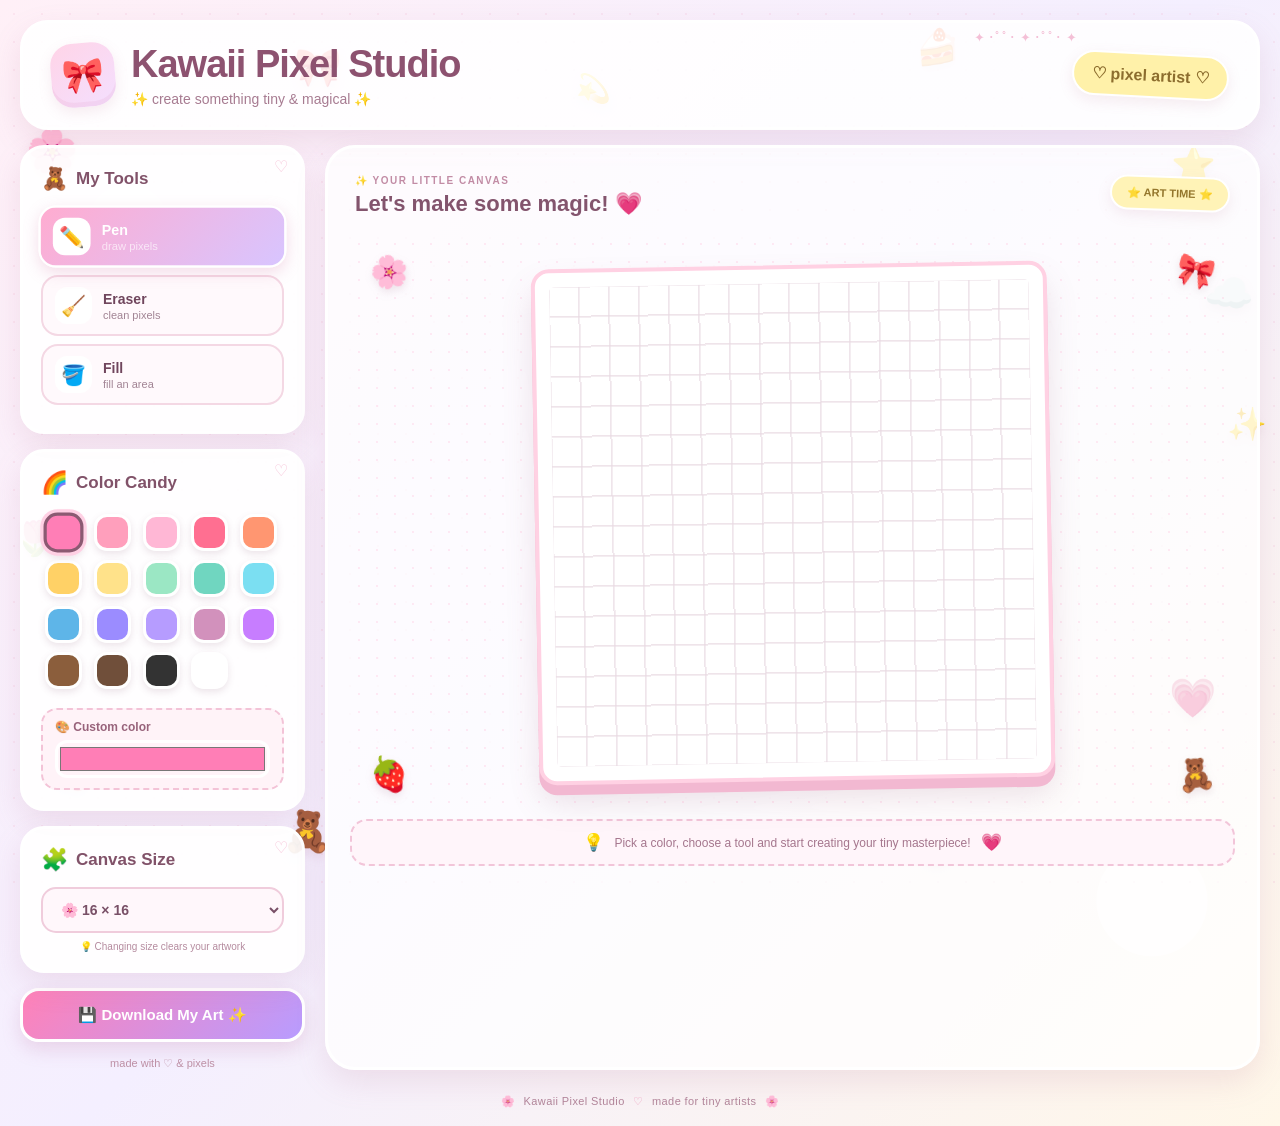
<file: completed/index.html>
<!DOCTYPE html>
<html lang="en">
<head>
    <meta charset="UTF-8">

    <meta
        name="viewport"
        content="width=device-width, initial-scale=1.0"
    >

    <title>✨ Kawaii Pixel Studio ✨</title>

    <link rel="stylesheet" href="style.css">
</head>

<body>


    <div class="sticker sticker-1">🌸</div>
    <div class="sticker sticker-2">🎀</div>
    <div class="sticker sticker-3">⭐</div>
    <div class="sticker sticker-4">🍓</div>
    <div class="sticker sticker-5">☁️</div>
    <div class="sticker sticker-6">💗</div>
    <div class="sticker sticker-7">🧸</div>
    <div class="sticker sticker-8">🍰</div>
    <div class="sticker sticker-9">🌷</div>
    <div class="sticker sticker-10">✨</div>
    <div class="sticker sticker-11">🐰</div>
    <div class="sticker sticker-12">💫</div>



    <header class="top-header">

        <div class="logo-area">

            <div class="logo-icon">
                🎀
            </div>

            <div>
                <h1>Kawaii Pixel Studio</h1>

                <p>
                    ✨ create something tiny & magical ✨
                </p>
            </div>

        </div>

        <div class="header-badge">
            ♡ pixel artist ♡
        </div>

    </header>




    <main class="app-container">



        <aside class="sidebar">


            <!-- Tools Card -->

            <section class="cute-card">

                <div class="section-title">
                    <span>🧸</span>
                    <h2>My Tools</h2>
                </div>


                <button
                    class="tool-btn active"
                    data-tool="pen"
                >
                    <span class="tool-icon">✏️</span>

                    <span>
                        <strong>Pen</strong>
                        <small>draw pixels</small>
                    </span>
                </button>


                <button
                    class="tool-btn"
                    data-tool="eraser"
                >
                    <span class="tool-icon">🧹</span>

                    <span>
                        <strong>Eraser</strong>
                        <small>clean pixels</small>
                    </span>
                </button>


                <button
                    class="tool-btn"
                    data-tool="fill"
                >
                    <span class="tool-icon">🪣</span>

                    <span>
                        <strong>Fill</strong>
                        <small>fill an area</small>
                    </span>
                </button>

            </section>



            <!-- Colors Card -->

            <section class="cute-card">

                <div class="section-title">
                    <span>🌈</span>
                    <h2>Color Candy</h2>
                </div>


                <div id="color-palette"></div>


                <div class="custom-color-box">

                    <label for="custom-color">
                        🎨 Custom color
                    </label>

                    <input
                        type="color"
                        id="custom-color"
                        value="#ff7eb6"
                    >

                </div>

            </section>



            <!-- Grid Card -->

            <section class="cute-card">

                <div class="section-title">
                    <span>🧩</span>
                    <h2>Canvas Size</h2>
                </div>


                <select id="grid-size">

                    <option value="16" selected>
                        🌸 16 × 16
                    </option>

                    <option value="32">
                        🌷 32 × 32
                    </option>

                    <option value="64">
                        🌺 64 × 64
                    </option>

                </select>


                <p class="tiny-note">
                    💡 Changing size clears your artwork
                </p>

            </section>



            <!-- Download -->

            <button
                id="export-btn"
                class="download-btn"
            >

                <span>💾</span>

                Download My Art

                <span>✨</span>

            </button>


            <div class="made-with">
                made with ♡ & pixels
            </div>

        </aside>



       

        <section class="workspace">


            <div class="workspace-top">

                <div>

                    <span class="mini-label">
                        ✨ YOUR LITTLE CANVAS
                    </span>

                    <h2>
                        Let's make some magic! 💗
                    </h2>

                </div>


                <div class="sparkle-badge">
                    ⭐ ART TIME ⭐
                </div>

            </div>



            <!-- Canvas frame -->

            <div class="canvas-frame">

                <div class="corner-decoration top-left">
                    🌸
                </div>

                <div class="corner-decoration top-right">
                    🎀
                </div>

                <div class="corner-decoration bottom-left">
                    🍓
                </div>

                <div class="corner-decoration bottom-right">
                    🧸
                </div>


                <div class="canvas-inner">

                    <canvas id="canvas"></canvas>

                </div>

            </div>



            <!-- Bottom tip -->

            <div class="canvas-tip">

                <span>💡</span>

                <p>
                    Pick a color, choose a tool and start
                    creating your tiny masterpiece!
                </p>

                <span>💗</span>

            </div>


        </section>

    </main>



    

    <footer>

        <span>🌸</span>

        Kawaii Pixel Studio

        <span>♡</span>

        made for tiny artists

        <span>🌸</span>

    </footer>



    <script src="script.js"></script>

</body>
</html>
</file>
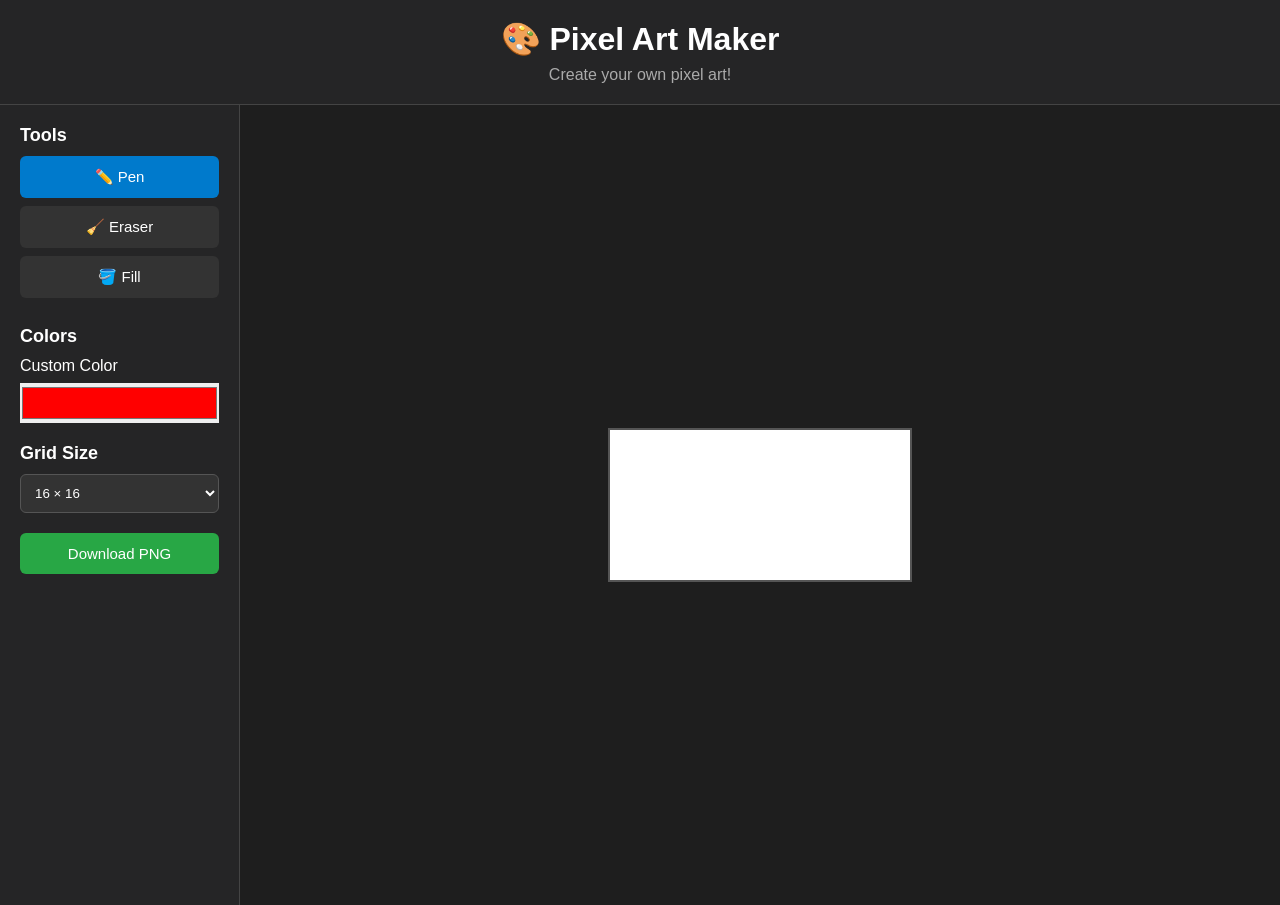
<file: starter/index.html>
<!DOCTYPE html>
<html lang="en">
<head>
    <meta charset="UTF-8">
    <meta name="viewport" content="width=device-width, initial-scale=1.0">

    <title>Pixel Art Maker</title>

    <link rel="stylesheet" href="style.css">
</head>

<body>

    <header>
        <h1>🎨 Pixel Art Maker</h1>
        <p>Create your own pixel art!</p>
    </header>

    <main>

        <!-- Sidebar -->
        <aside class="sidebar">

            <h2>Tools</h2>

            <button class="tool-btn active" data-tool="pen">
                ✏️ Pen
            </button>

            <button class="tool-btn" data-tool="eraser">
                🧹 Eraser
            </button>

            <button class="tool-btn" data-tool="fill">
                🪣 Fill
            </button>

            <h2>Colors</h2>

            <div id="color-palette"></div>

            <label for="custom-color">Custom Color</label>

            <input
                type="color"
                id="custom-color"
                value="#ff0000"
            >

            <h2>Grid Size</h2>

            <select id="grid-size">
                <option value="16" selected>16 × 16</option>
                <option value="32">32 × 32</option>
                <option value="64">64 × 64</option>
            </select>

            <button id="export-btn">
                Download PNG
            </button>

        </aside>

        <!-- Canvas Area -->
        <section class="canvas-container">

            <canvas id="canvas"></canvas>

        </section>

    </main>

    <script src="script.js"></script>

</body>
</html>
</file>
<file: completed/style.css>
/* =========================================
   KAWAII PIXEL STUDIO
   Cute Pastel Theme
========================================= */


/* =========================================
   RESET
========================================= */

* {
    box-sizing: border-box;
    margin: 0;
    padding: 0;
}


:root {

    --pink: #ff7eb6;
    --hot-pink: #ff5c9d;
    --light-pink: #ffd9ea;

    --baby-pink: #fff0f7;

    --purple: #b69cff;
    --lavender: #eee8ff;

    --yellow: #ffe28a;

    --mint: #bdf4df;

    --cream: #fffafc;

    --text: #70465d;
    --soft-text: #a77b91;

    --border: #f4c5d9;

    --shadow:
        0 12px 30px rgba(183, 105, 140, 0.15);

    --small-shadow:
        0 5px 14px rgba(183, 105, 140, 0.13);
}


/* =========================================
   BODY
========================================= */

body {

    font-family:
        "Trebuchet MS",
        "Segoe UI",
        Arial,
        sans-serif;

    background:

        radial-gradient(
            circle at 10% 20%,
            rgba(255, 255, 255, 0.8) 0 40px,
            transparent 41px
        ),

        radial-gradient(
            circle at 90% 80%,
            rgba(255, 255, 255, 0.7) 0 55px,
            transparent 56px
        ),

        linear-gradient(
            135deg,
            #fff0f7,
            #f4efff,
            #fff7e9
        );

    color: var(--text);

    min-height: 100vh;

    overflow-x: hidden;

    position: relative;
}


/* =========================================
   BACKGROUND DOT PATTERN
========================================= */

body::before {

    content: "";

    position: fixed;

    inset: 0;

    background-image:

        radial-gradient(
            #f5bfd7 1.5px,
            transparent 1.5px
        );

    background-size: 28px 28px;

    opacity: 0.25;

    pointer-events: none;

    z-index: -2;
}


/* =========================================
   FLOATING STICKERS
========================================= */

.sticker {

    position: fixed;

    z-index: -1;

    user-select: none;

    pointer-events: none;

    filter:
        drop-shadow(
            0 5px 5px rgba(160, 90, 120, 0.12)
        );

    animation:
        floatSticker
        5s
        ease-in-out
        infinite;
}


.sticker-1 {
    top: 14%;
    left: 2%;
    font-size: 42px;
}

.sticker-2 {
    top: 5%;
    left: 23%;
    font-size: 38px;
    animation-delay: 0.7s;
}

.sticker-3 {
    top: 16%;
    right: 5%;
    font-size: 36px;
    animation-delay: 1.2s;
}

.sticker-4 {
    bottom: 12%;
    left: 3%;
    font-size: 45px;
    animation-delay: 1.8s;
}

.sticker-5 {
    top: 30%;
    right: 2%;
    font-size: 40px;
    animation-delay: 0.5s;
}

.sticker-6 {
    bottom: 20%;
    right: 5%;
    font-size: 38px;
    animation-delay: 2s;
}

.sticker-7 {
    bottom: 5%;
    left: 22%;
    font-size: 40px;
    animation-delay: 1s;
}

.sticker-8 {
    top: 3%;
    right: 25%;
    font-size: 35px;
    animation-delay: 1.5s;
}

.sticker-9 {
    bottom: 38%;
    left: 1%;
    font-size: 34px;
    animation-delay: 2.5s;
}

.sticker-10 {
    top: 45%;
    right: 1%;
    font-size: 32px;
    animation-delay: 1.2s;
}

.sticker-11 {
    bottom: 4%;
    right: 25%;
    font-size: 38px;
    animation-delay: 2.2s;
}

.sticker-12 {
    top: 8%;
    left: 45%;
    font-size: 28px;
    animation-delay: 0.9s;
}


@keyframes floatSticker {

    0%,
    100% {
        transform:
            translateY(0)
            rotate(-4deg);
    }

    50% {
        transform:
            translateY(-12px)
            rotate(5deg);
    }
}


/* =========================================
   HEADER
========================================= */

.top-header {

    width: min(
        1400px,
        calc(100% - 40px)
    );

    margin: 20px auto 15px;

    padding: 20px 28px;

    background:
        rgba(255, 255, 255, 0.88);

    border:
        3px solid white;

    border-radius: 28px;

    box-shadow: var(--shadow);

    display: flex;

    align-items: center;

    justify-content: space-between;

    position: relative;

    overflow: hidden;
}


.top-header::after {

    content: "✦ ･ﾟﾟ･ ✦ ･ﾟﾟ･ ✦";

    position: absolute;

    right: 180px;

    top: 7px;

    color: #f4c0d7;

    font-size: 13px;
}


.logo-area {

    display: flex;

    align-items: center;

    gap: 16px;
}


.logo-icon {

    width: 64px;

    height: 64px;

    display: flex;

    align-items: center;

    justify-content: center;

    background:
        linear-gradient(
            145deg,
            #ffd4e7,
            #f4dfff
        );

    border-radius: 22px;

    font-size: 34px;

    box-shadow:
        inset 0 -5px 0 rgba(210, 130, 170, 0.12),
        var(--small-shadow);

    transform: rotate(-5deg);
}


.top-header h1 {

    font-size: clamp(
        25px,
        4vw,
        38px
    );

    color: #8d5270;

    letter-spacing: -1px;
}


.top-header p {

    color: var(--soft-text);

    margin-top: 5px;

    font-size: 14px;
}


.header-badge {

    background: #fff1a9;

    color: #8c6d2e;

    padding: 11px 18px;

    border-radius: 999px;

    font-weight: bold;

    transform: rotate(3deg);

    box-shadow: var(--small-shadow);

    border: 2px solid white;
}


/* =========================================
   MAIN APP
========================================= */

.app-container {

    width: min(
        1400px,
        calc(100% - 40px)
    );

    margin: 0 auto 20px;

    display: flex;

    gap: 20px;

    align-items: stretch;
}


/* =========================================
   SIDEBAR
========================================= */

.sidebar {

    width: 285px;

    flex-shrink: 0;

    display: flex;

    flex-direction: column;

    gap: 15px;
}


/* =========================================
   CUTE CARDS
========================================= */

.cute-card {

    background:
        rgba(255, 255, 255, 0.92);

    border:
        3px solid white;

    border-radius: 24px;

    padding: 18px;

    box-shadow: var(--shadow);

    position: relative;
}


.cute-card::before {

    content: "♡";

    position: absolute;

    top: 9px;

    right: 14px;

    color: #f5bdd4;

    font-size: 16px;
}


.section-title {

    display: flex;

    align-items: center;

    gap: 8px;

    margin-bottom: 14px;
}


.section-title span {

    font-size: 22px;
}


.section-title h2 {

    font-size: 17px;

    color: #815269;
}


/* =========================================
   TOOL BUTTONS
========================================= */

.tool-btn {

    width: 100%;

    border: 2px solid #f4d8e4;

    background: #fff9fc;

    color: var(--text);

    border-radius: 17px;

    padding: 10px 12px;

    margin-bottom: 8px;

    cursor: pointer;

    display: flex;

    align-items: center;

    gap: 11px;

    text-align: left;

    transition:
        0.2s ease;
}


.tool-btn:hover {

    transform:
        translateY(-2px)
        rotate(-1deg);

    border-color: #f4aeca;

    background: #fff0f7;

    box-shadow: var(--small-shadow);
}


.tool-btn.active {

    background:
        linear-gradient(
            135deg,
            #ffacd0,
            #d8c5ff
        );

    border-color: white;

    color: white;

    box-shadow:
        0 5px 15px
        rgba(210, 120, 165, 0.25);

    transform: scale(1.02);
}


.tool-icon {

    width: 37px;

    height: 37px;

    border-radius: 12px;

    display: flex;

    align-items: center;

    justify-content: center;

    background: white;

    font-size: 20px;

    flex-shrink: 0;
}


.tool-btn strong {

    display: block;

    font-size: 14px;
}


.tool-btn small {

    display: block;

    font-size: 11px;

    opacity: 0.65;

    margin-top: 2px;
}


/* =========================================
   COLOR PALETTE
========================================= */

#color-palette {

    display: grid;

    grid-template-columns:
        repeat(5, 1fr);

    gap: 9px;

    padding: 4px;
}


.color-swatch {

    width: 37px;

    height: 37px;

    border-radius: 13px;

    border: 3px solid white;

    cursor: pointer;

    box-shadow:
        0 3px 7px
        rgba(130, 80, 110, 0.15);

    transition:
        transform 0.18s ease;
}


.color-swatch:hover {

    transform:
        scale(1.15)
        rotate(5deg);
}


.color-swatch.active {

    border-color: #8b5a72;

    box-shadow:
        0 0 0 3px #ffd0e4,
        0 4px 8px
        rgba(130, 80, 110, 0.2);

    transform: scale(1.08);
}


/* =========================================
   CUSTOM COLOR
========================================= */

.custom-color-box {

    margin-top: 15px;

    background: #fff3f8;

    border-radius: 16px;

    padding: 10px 12px;

    border: 2px dashed #f3c3d7;
}


.custom-color-box label {

    display: block;

    font-size: 12px;

    font-weight: bold;

    color: #98637b;

    margin-bottom: 6px;
}


#custom-color {

    width: 100%;

    height: 38px;

    border: 3px solid white;

    border-radius: 12px;

    cursor: pointer;

    background: transparent;

    padding: 0;

}


/* =========================================
   GRID SELECT
========================================= */

#grid-size {

    width: 100%;

    padding: 12px 14px;

    border:
        2px solid #f0ccdc;

    border-radius: 15px;

    background: #fff7fb;

    color: #795067;

    font-size: 14px;

    font-weight: bold;

    outline: none;

    cursor: pointer;
}


#grid-size:focus {

    border-color: #ff9fc7;

    box-shadow:
        0 0 0 4px #ffe2ee;
}


.tiny-note {

    color: #b58b9f;

    font-size: 10px;

    text-align: center;

    margin-top: 8px;
}


/* =========================================
   DOWNLOAD BUTTON
========================================= */

.download-btn {

    width: 100%;

    border: 3px solid white;

    border-radius: 19px;

    padding: 15px;

    background:
        linear-gradient(
            135deg,
            #ff82b8,
            #b89cff
        );

    color: white;

    font-size: 15px;

    font-weight: bold;

    cursor: pointer;

    box-shadow:
        0 8px 18px
        rgba(192, 112, 158, 0.22);

    transition:
        0.2s ease;
}


.download-btn:hover {

    transform:
        translateY(-3px)
        rotate(-1deg);

    box-shadow:
        0 12px 22px
        rgba(192, 112, 158, 0.28);
}


.download-btn:active {

    transform:
        translateY(1px);
}


.made-with {

    text-align: center;

    color: #bd8fa5;

    font-size: 11px;
}


/* =========================================
   WORKSPACE
========================================= */

.workspace {

    flex: 1;

    min-width: 0;

    background:
        rgba(255, 255, 255, 0.75);

    border:
        3px solid white;

    border-radius: 30px;

    padding: 22px;

    box-shadow: var(--shadow);

    min-height: 680px;

    position: relative;
}


/* =========================================
   WORKSPACE HEADER
========================================= */

.workspace-top {

    display: flex;

    justify-content: space-between;

    align-items: center;

    margin-bottom: 18px;

    padding: 0 5px;
}


.mini-label {

    font-size: 10px;

    font-weight: bold;

    color: #c28ca5;

    letter-spacing: 1.5px;
}


.workspace-top h2 {

    color: #83546d;

    font-size: 22px;

    margin-top: 3px;
}


.sparkle-badge {

    background: #fff3b7;

    color: #94762c;

    border: 2px solid white;

    border-radius: 999px;

    padding: 9px 15px;

    font-size: 11px;

    font-weight: bold;

    transform: rotate(2deg);

    box-shadow: var(--small-shadow);
}


/* =========================================
   CANVAS FRAME
========================================= */

.canvas-frame {

    min-height: 530px;

    display: flex;

    align-items: center;

    justify-content: center;

    position: relative;

    background:

        radial-gradient(
            circle,
            rgba(255, 190, 218, 0.3) 1px,
            transparent 1px
        );

    background-size: 18px 18px;

    border-radius: 25px;

    padding: 30px;
}


/* =========================================
   CANVAS INNER
========================================= */

.canvas-inner {

    background: white;

    padding: 14px;

    border-radius: 18px;

    border: 4px solid #ffd1e3;

    box-shadow:

        0 10px 0 #f2b8d1,

        0 18px 30px
        rgba(150, 90, 120, 0.17);

    transform: rotate(-1deg);

    transition:
        transform 0.25s ease;
}


.canvas-inner:hover {

    transform:
        rotate(0deg)
        scale(1.01);
}


/* =========================================
   CANVAS
========================================= */

canvas {

    display: block;

    background: white;

    cursor: crosshair;

    image-rendering: pixelated;

    border-radius: 5px;
}


/* =========================================
   CORNER DECORATIONS
========================================= */

.corner-decoration {

    position: absolute;

    font-size: 31px;

    z-index: 2;

    filter:
        drop-shadow(
            0 4px 4px
            rgba(130, 70, 100, 0.13)
        );

    animation:
        tinyFloat
        3.5s
        ease-in-out
        infinite;
}


.top-left {

    top: 18px;

    left: 20px;

    transform: rotate(-15deg);
}


.top-right {

    top: 18px;

    right: 20px;

    transform: rotate(15deg);

    animation-delay: 0.5s;
}


.bottom-left {

    bottom: 18px;

    left: 20px;

    transform: rotate(10deg);

    animation-delay: 1s;
}


.bottom-right {

    bottom: 18px;

    right: 20px;

    transform: rotate(-10deg);

    animation-delay: 1.5s;
}


@keyframes tinyFloat {

    0%,
    100% {
        transform:
            translateY(0)
            rotate(-5deg);
    }

    50% {
        transform:
            translateY(-6px)
            rotate(5deg);
    }
}


/* =========================================
   CANVAS TIP
========================================= */

.canvas-tip {

    margin-top: 8px;

    display: flex;

    align-items: center;

    justify-content: center;

    gap: 10px;

    background: #fff5fa;

    border:
        2px dashed #f2c5d9;

    border-radius: 17px;

    padding: 11px;

    color: #a5768d;

    font-size: 12px;

    text-align: center;
}


.canvas-tip span {

    font-size: 17px;
}


/* =========================================
   FOOTER
========================================= */

footer {

    text-align: center;

    color: #b18499;

    font-size: 11px;

    padding: 5px 20px 18px;

    letter-spacing: 0.4px;
}


footer span {

    color: #ed9cbd;

    margin: 0 5px;
}


/* =========================================
   SCROLLBAR
========================================= */

::-webkit-scrollbar {

    width: 10px;

    height: 10px;
}


::-webkit-scrollbar-track {

    background: #fff0f7;

    border-radius: 10px;
}


::-webkit-scrollbar-thumb {

    background: #f4b5d0;

    border-radius: 10px;

    border: 2px solid #fff0f7;
}


::-webkit-scrollbar-thumb:hover {

    background: #e995b8;
}


/* =========================================
   RESPONSIVE
========================================= */

@media (max-width: 1000px) {

    .app-container {

        flex-direction: column;
    }


    .sidebar {

        width: 100%;

        display: grid;

        grid-template-columns:
            repeat(2, 1fr);
    }


    .download-btn {

        grid-column: 1 / -1;
    }


    .made-with {

        grid-column: 1 / -1;
    }


    .workspace {

        min-height: auto;
    }
}


@media (max-width: 650px) {

    .top-header {

        width: calc(100% - 20px);

        padding: 16px;

        border-radius: 22px;
    }


    .header-badge {

        display: none;
    }


    .top-header h1 {

        font-size: 24px;
    }


    .logo-icon {

        width: 50px;

        height: 50px;

        font-size: 27px;
    }


    .app-container {

        width: calc(100% - 20px);
    }


    .sidebar {

        grid-template-columns: 1fr;
    }


    .workspace {

        padding: 12px;

        border-radius: 22px;
    }


    .workspace-top {

        flex-direction: column;

        align-items: flex-start;

        gap: 10px;
    }


    .canvas-frame {

        padding: 10px;

        min-height: 400px;
    }


    .canvas-inner {

        padding: 8px;

        max-width: 100%;

        overflow: auto;
    }


    canvas {

        max-width: 100%;

        height: auto;
    }


    .corner-decoration {

        font-size: 22px;
    }


    .sticker {

        opacity: 0.55;
    }
}
</file>
<file: starter/style.css>
* {
    box-sizing: border-box;
    margin: 0;
    padding: 0;
}

body {
    font-family: Arial, sans-serif;
    background: #1e1e1e;
    color: white;
    min-height: 100vh;
}

header {
    text-align: center;
    padding: 20px;
    background: #252526;
    border-bottom: 1px solid #444;
}

header h1 {
    margin-bottom: 8px;
}

header p {
    color: #aaa;
}

main {
    display: flex;
    min-height: calc(100vh - 100px);
}

.sidebar {
    width: 240px;
    padding: 20px;
    background: #252526;
    border-right: 1px solid #444;
}

.sidebar h2 {
    margin: 20px 0 10px;
    font-size: 18px;
}

.sidebar h2:first-child {
    margin-top: 0;
}

.tool-btn,
#export-btn {
    width: 100%;
    padding: 12px;
    margin-bottom: 8px;
    border: none;
    border-radius: 6px;
    background: #333;
    color: white;
    cursor: pointer;
    font-size: 15px;
}

.tool-btn:hover,
#export-btn:hover {
    background: #444;
}

.tool-btn.active {
    background: #007acc;
}

#color-palette {
    display: grid;
    grid-template-columns: repeat(5, 1fr);
    gap: 8px;
}

.color-swatch {
    width: 30px;
    height: 30px;
    border-radius: 4px;
    border: 2px solid transparent;
    cursor: pointer;
}

.color-swatch:hover {
    transform: scale(1.1);
}

.color-swatch.active {
    border-color: white;
    box-shadow: 0 0 0 2px #007acc;
}

#custom-color {
    width: 100%;
    height: 40px;
    margin-top: 8px;
    border: none;
    cursor: pointer;
}

#grid-size {
    width: 100%;
    padding: 10px;
    border-radius: 6px;
    border: 1px solid #555;
    background: #333;
    color: white;
    cursor: pointer;
}

#export-btn {
    margin-top: 20px;
    background: #28a745;
}

#export-btn:hover {
    background: #218838;
}

.canvas-container {
    flex: 1;
    display: flex;
    justify-content: center;
    align-items: center;
    padding: 30px;
    overflow: auto;
}

canvas {
    background: white;
    border: 2px solid #555;
    cursor: crosshair;
    image-rendering: pixelated;
}

@media (max-width: 700px) {
    main {
        flex-direction: column;
    }

    .sidebar {
        width: 100%;
        border-right: none;
        border-bottom: 1px solid #444;
    }

    .canvas-container {
        padding: 15px;
    }
}
</file>
